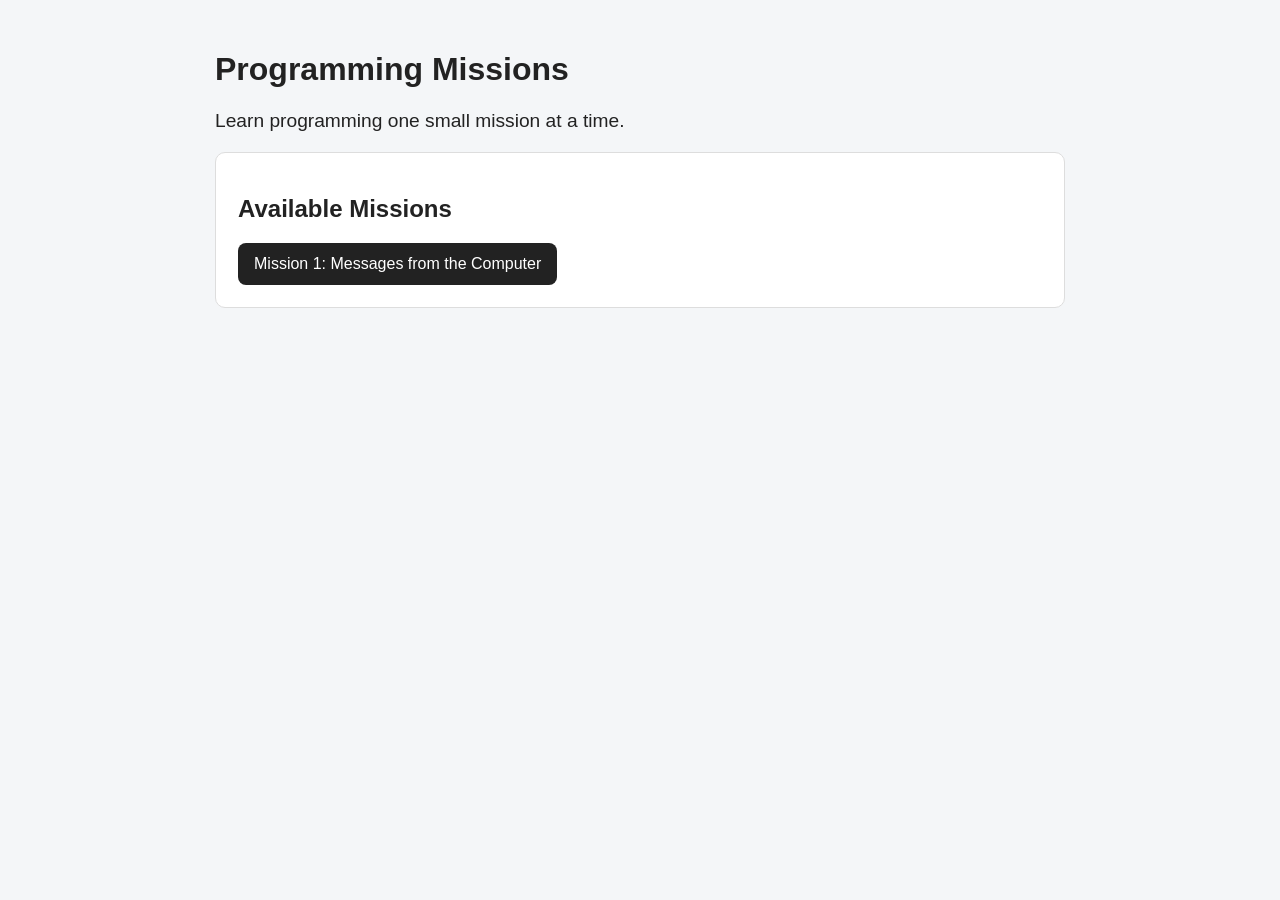
<file: index.html>
<!DOCTYPE html>
<html lang="en">
<head>
  <meta charset="UTF-8" />
  <title>Programming Missions</title>
  <link rel="stylesheet" href="style.css" />
</head>
<body>
  <main class="container">
    <h1>Programming Missions</h1>
    <p class="tagline">Learn programming one small mission at a time.</p>

    <section class="card">
      <h2>Available Missions</h2>
      <a class="mission-link" href="missions/mission01.html">
        Mission 1: Messages from the Computer
      </a>
    </section>
  </main>
</body>
</html>
</file>
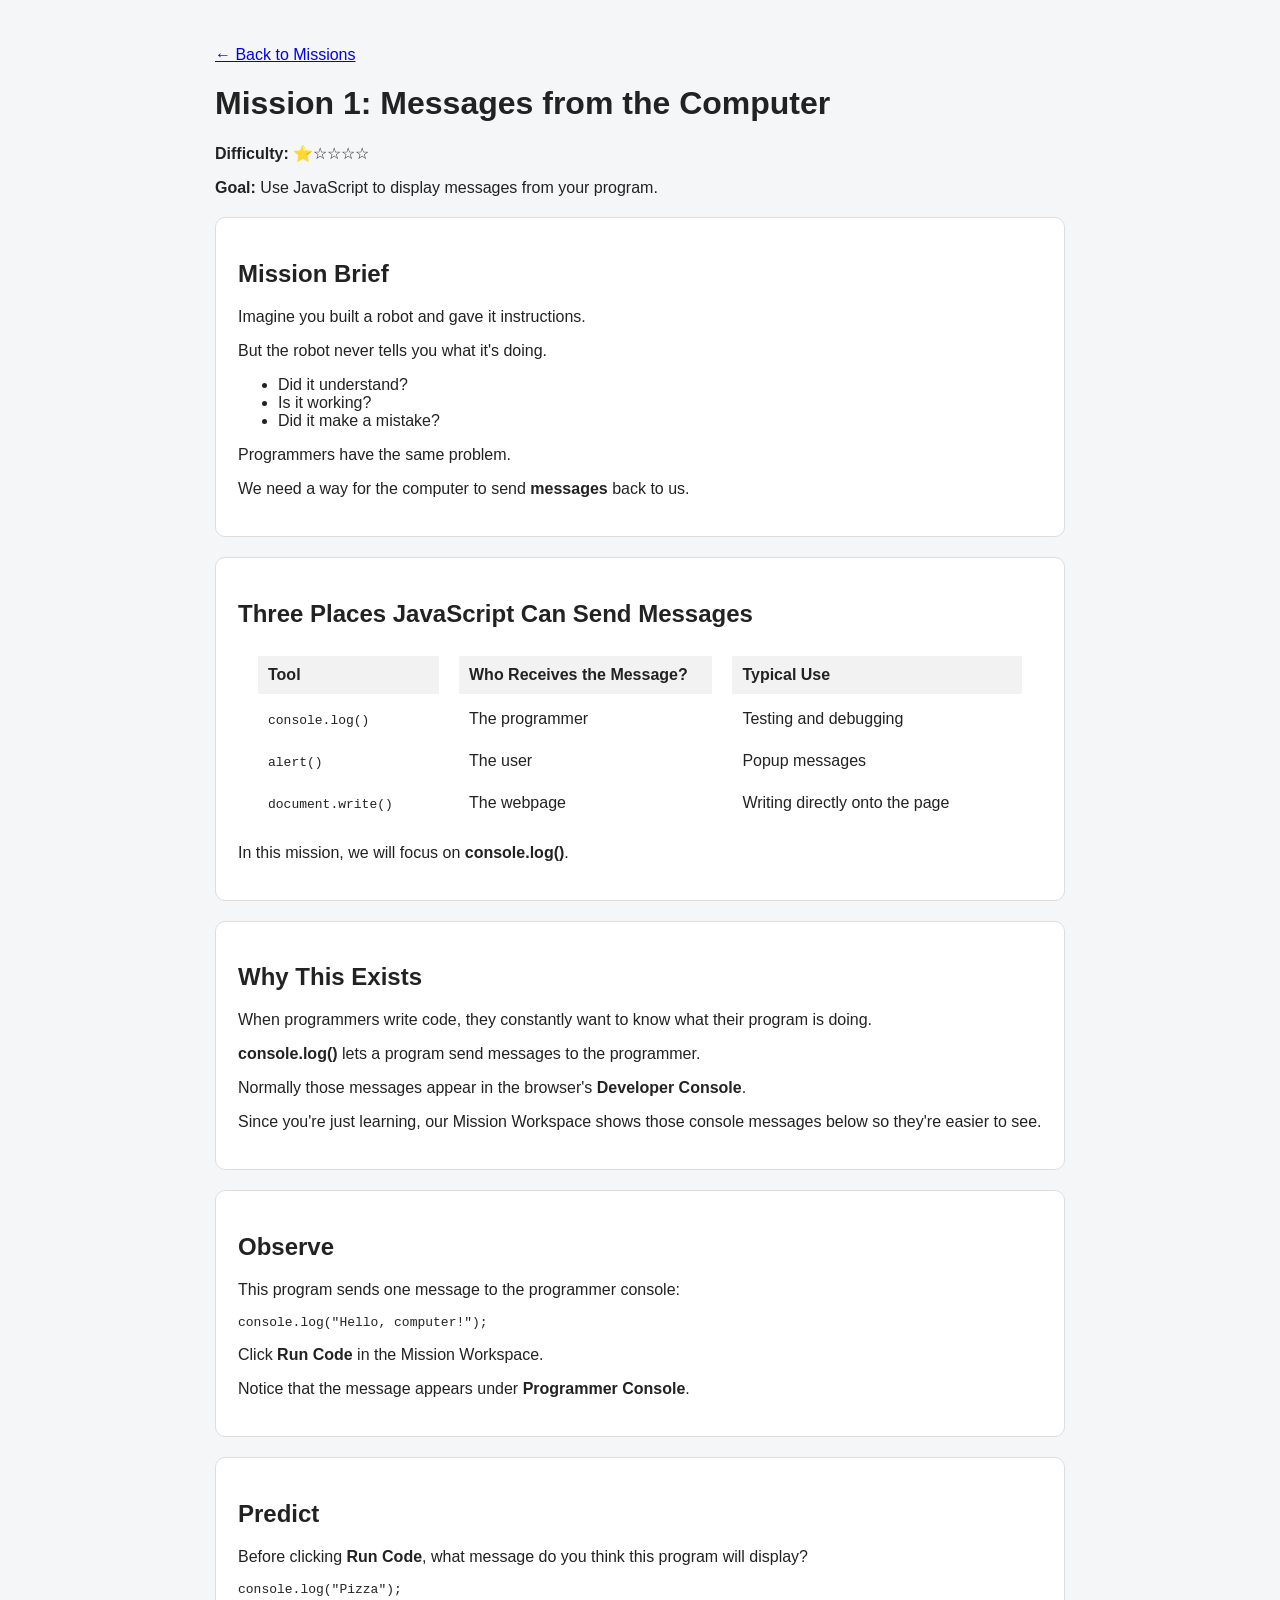
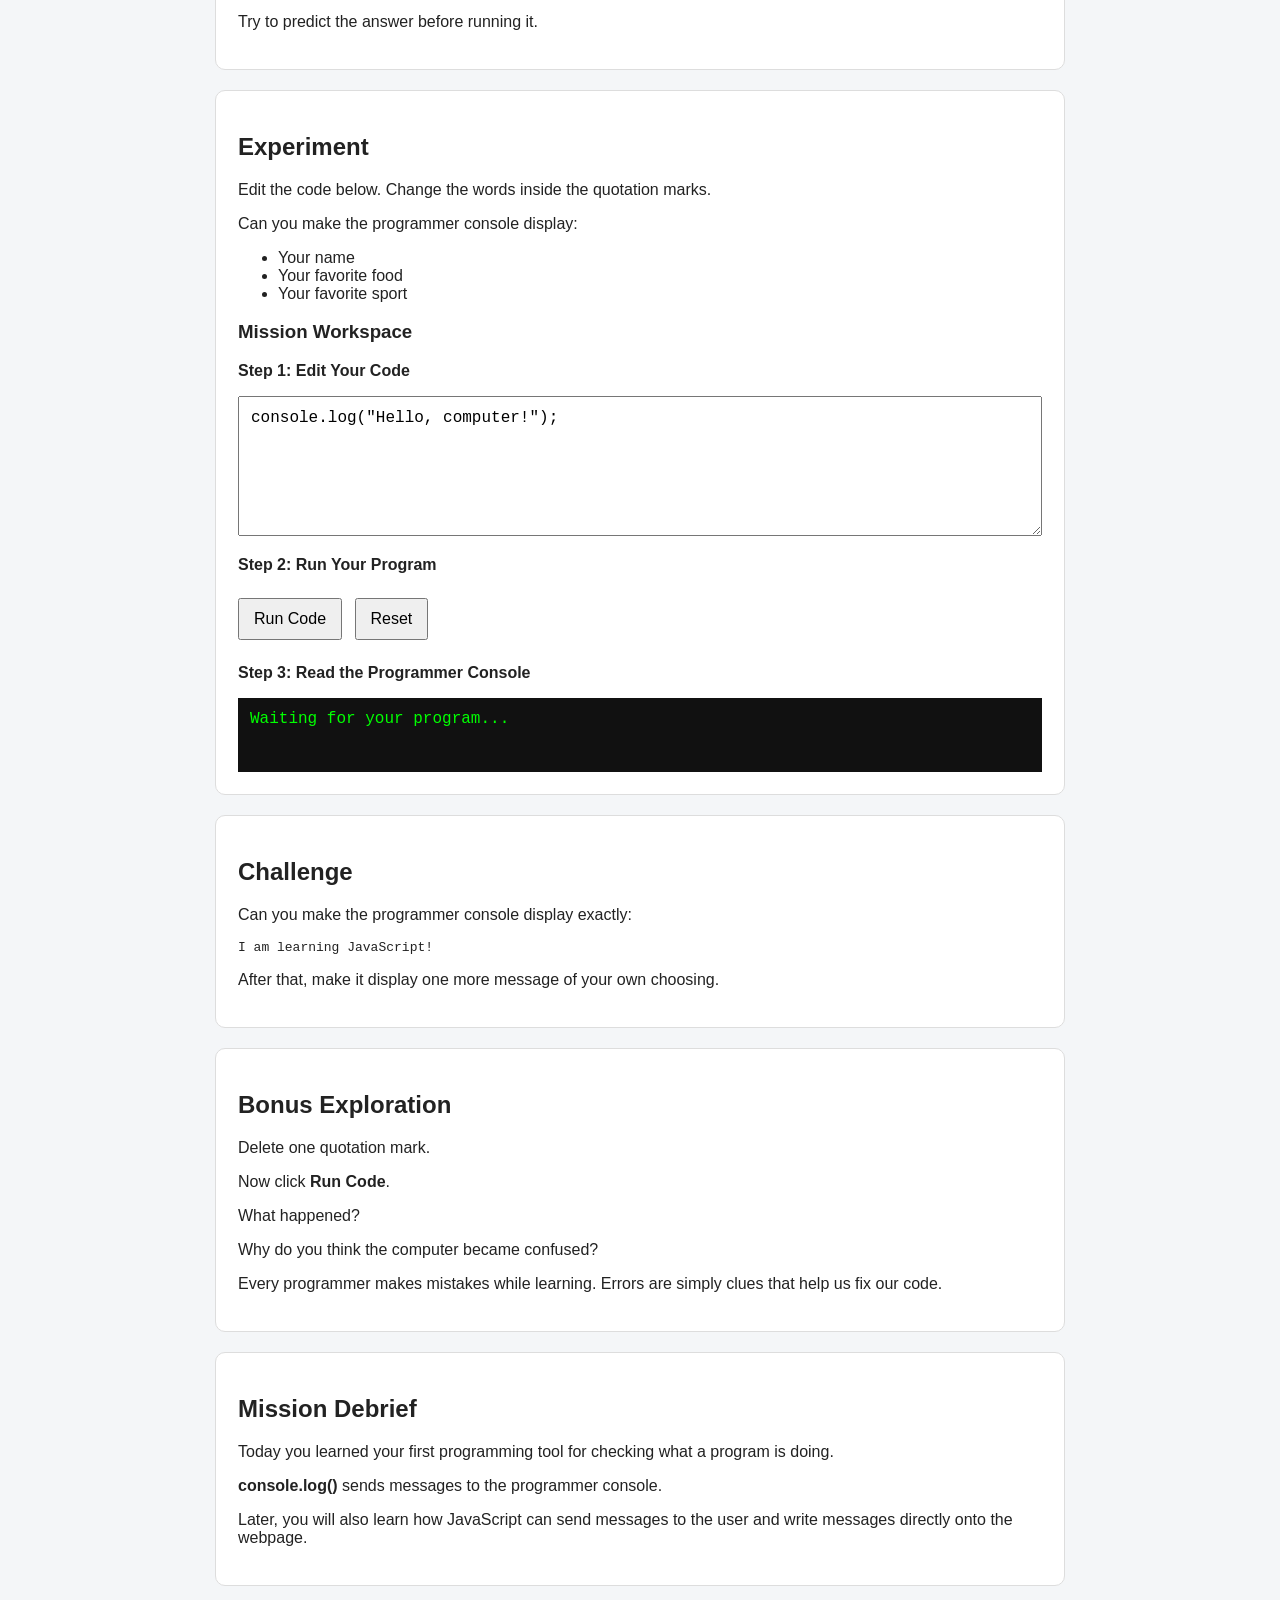
<file: missions/mission01.html>
<!DOCTYPE html>
<html lang="en">
<head>
  <meta charset="UTF-8" />
  <title>Mission 1: Messages from the Computer</title>
  <link rel="stylesheet" href="../style.css" />
</head>
<body>
  <main class="container">
    <p><a href="../index.html">← Back to Missions</a></p>

    <h1>Mission 1: Messages from the Computer</h1>
    <p><strong>Difficulty:</strong> ⭐☆☆☆☆</p>
    <p><strong>Goal:</strong> Use JavaScript to display messages from your program.</p>

    <section class="card">
      <h2>Mission Brief</h2>

      <p>Imagine you built a robot and gave it instructions.</p>
      <p>But the robot never tells you what it's doing.</p>

      <ul>
        <li>Did it understand?</li>
        <li>Is it working?</li>
        <li>Did it make a mistake?</li>
      </ul>

      <p>Programmers have the same problem.</p>
      <p>We need a way for the computer to send <strong>messages</strong> back to us.</p>
    </section>

    <section class="card">
      <h2>Three Places JavaScript Can Send Messages</h2>

      <table>
    <colgroup>
        <col style="width:25%">
        <col style="width:35%">
        <col style="width:40%">
    </colgroup>

    <tr>
        <th>Tool</th>
        <th>Who Receives the Message?</th>
        <th>Typical Use</th>
    </tr>

    <tr>
        <td><code>console.log()</code></td>
        <td>The programmer</td>
        <td>Testing and debugging</td>
    </tr>

    <tr>
        <td><code>alert()</code></td>
        <td>The user</td>
        <td>Popup messages</td>
    </tr>

    <tr>
        <td><code>document.write()</code></td>
        <td>The webpage</td>
        <td>Writing directly onto the page</td>
    </tr>
</table>

      <p>
        In this mission, we will focus on <strong>console.log()</strong>.
      </p>
    </section>

    <section class="card">
      <h2>Why This Exists</h2>

      <p>
        When programmers write code, they constantly want to know what their program is doing.
      </p>

      <p>
        <strong>console.log()</strong> lets a program send messages to the programmer.
      </p>

      <p>
        Normally those messages appear in the browser's <strong>Developer Console</strong>.
      </p>

      <p>
        Since you're just learning, our Mission Workspace shows those console messages below so they're easier to see.
      </p>
    </section>

    <section class="card">
      <h2>Observe</h2>

      <p>This program sends one message to the programmer console:</p>

      <pre><code>console.log("Hello, computer!");</code></pre>

      <p>
        Click <strong>Run Code</strong> in the Mission Workspace.
      </p>

      <p>
        Notice that the message appears under <strong>Programmer Console</strong>.
      </p>
    </section>

    <section class="card">
      <h2>Predict</h2>

      <p>
        Before clicking <strong>Run Code</strong>, what message do you think this program will display?
      </p>

      <pre><code>console.log("Pizza");</code></pre>

      <p>
        Try to predict the answer before running it.
      </p>
    </section>

    <section class="card">
      <h2>Experiment</h2>

      <p>
        Edit the code below. Change the words inside the quotation marks.
      </p>

      <p>
        Can you make the programmer console display:
      </p>

      <ul>
        <li>Your name</li>
        <li>Your favorite food</li>
        <li>Your favorite sport</li>
      </ul>

      <h3>Mission Workspace</h3>

      <p><strong>Step 1: Edit Your Code</strong></p>

      <textarea id="codeInput">console.log("Hello, computer!");</textarea>

      <br>

      <p><strong>Step 2: Run Your Program</strong></p>

      <button onclick="runCode()">Run Code</button>
      <button onclick="resetCode()">Reset</button>

      <p><strong>Step 3: Read the Programmer Console</strong></p>

      <div id="output" class="output">Waiting for your program...</div>
    </section>

    <section class="card">
      <h2>Challenge</h2>

      <p>
        Can you make the programmer console display exactly:
      </p>

      <pre><code>I am learning JavaScript!</code></pre>

      <p>
        After that, make it display one more message of your own choosing.
      </p>
    </section>

    <section class="card">
      <h2>Bonus Exploration</h2>

      <p>Delete one quotation mark.</p>
      <p>Now click <strong>Run Code</strong>.</p>
      <p>What happened?</p>
      <p>Why do you think the computer became confused?</p>

      <p>
        Every programmer makes mistakes while learning.
        Errors are simply clues that help us fix our code.
      </p>
    </section>

    <section class="card">
      <h2>Mission Debrief</h2>

      <p>
        Today you learned your first programming tool for checking what a program is doing.
      </p>

      <p>
        <strong>console.log()</strong> sends messages to the programmer console.
      </p>

      <p>
        Later, you will also learn how JavaScript can send messages to the user and write messages directly onto the webpage.
      </p>
    </section>
  </main>

  <script src="../script.js"></script>
</body>
</html>
</file>
<file: style.css>
body {
  font-family: Arial, sans-serif;
  background: #f4f6f8;
  margin: 0;
  color: #222;
}

.container {
  max-width: 850px;
  margin: 0 auto;
  padding: 30px 20px;
}

.card {
  background: white;
  padding: 22px;
  margin: 20px 0;
  border-radius: 10px;
  border: 1px solid #ddd;
}

.tagline {
  font-size: 1.2rem;
}

.mission-link {
  display: inline-block;
  padding: 12px 16px;
  background: #222;
  color: white;
  text-decoration: none;
  border-radius: 8px;
}

textarea {
  width: 100%;
  min-height: 140px;
  font-family: Consolas, monospace;
  font-size: 16px;
  padding: 12px;
  box-sizing: border-box;
}

button {
  margin: 8px 8px 8px 0;
  padding: 10px 14px;
  font-size: 16px;
  cursor: pointer;
}

.output {
  background: #111;
  color: #0f0;
  padding: 12px;
  min-height: 50px;
  white-space: pre-wrap;
  font-family: Consolas, monospace;
}

table {
  width: 100%;
  border-collapse: separate;
  border-spacing: 20px 8px;
}

th {
  text-align: left;
  font-weight: bold;
}

td {
  vertical-align: top;
}


table {
    width: 100%;
    border-collapse: separate;
    border-spacing: 20px 8px;
}

th {
    background-color: #f2f2f2;
    text-align: left;
    font-weight: bold;
    padding: 10px;
}

td {
    padding: 8px 10px;
    vertical-align: top;
}
</file>
